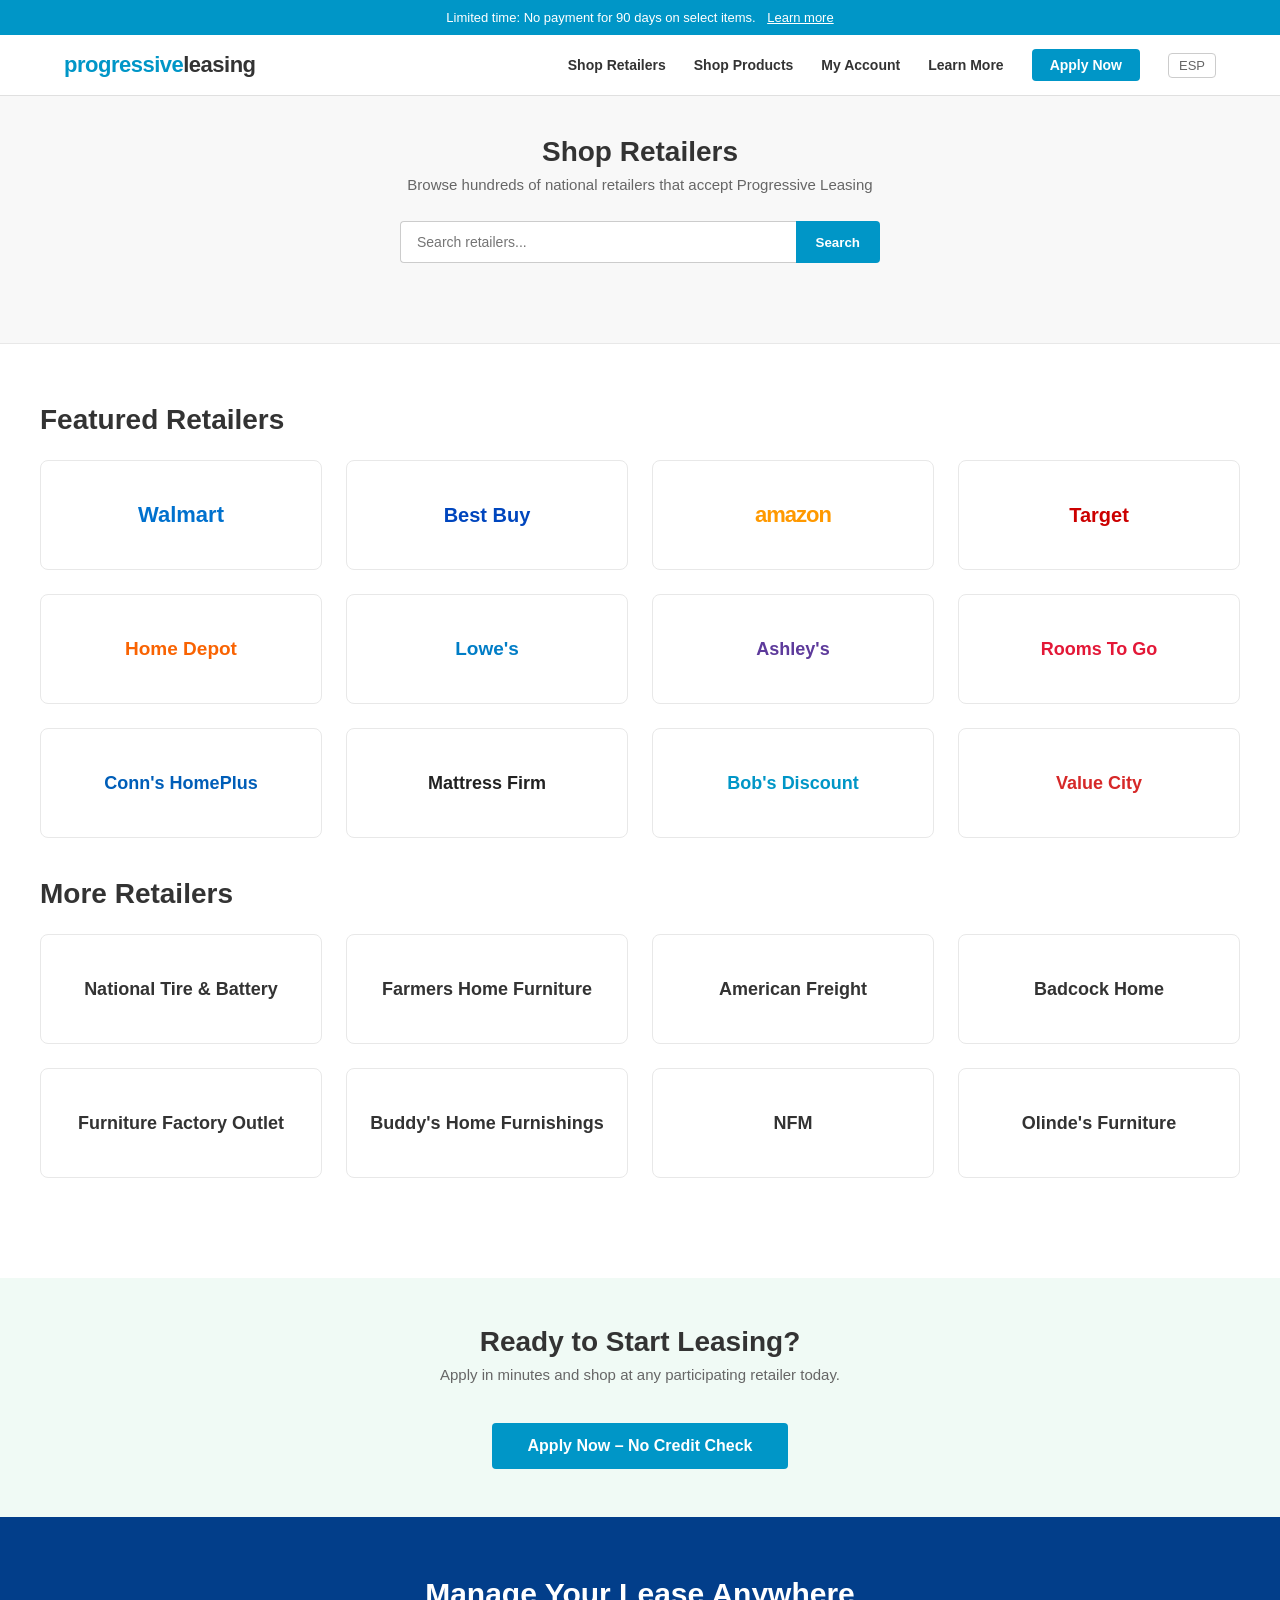
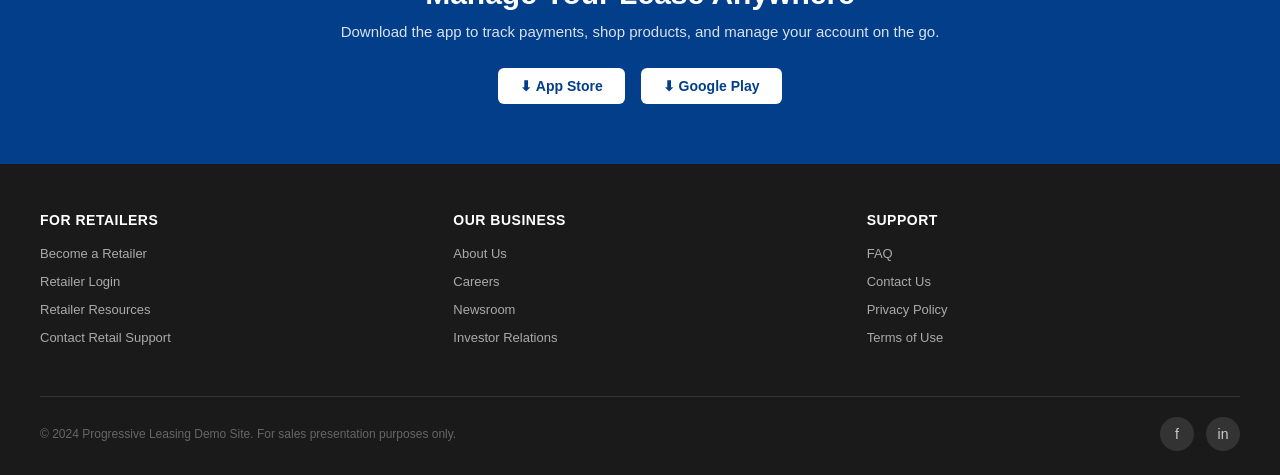
<file: retailers.html>
<!DOCTYPE html>
<html lang="en">
<head>
  <meta charset="UTF-8">
  <meta name="viewport" content="width=device-width, initial-scale=1.0">
  <title>Shop Retailers – Progressive Leasing</title>
  <link rel="stylesheet" href="styles.css">
</head>
<body>

  <!-- PROMO BANNER -->
  <div class="promo-banner">
    Limited time: No payment for 90 days on select items. <a href="#">Learn more</a>
  </div>

  <!-- HEADER -->
  <header>
    <div class="header-inner">
      <a href="index.html" class="logo">progressive<span>leasing</span></a>
      <nav>
        <a href="retailers.html">Shop Retailers</a>
        <a href="#">Shop Products</a>
        <a href="#">My Account</a>
        <a href="#">Learn More</a>
        <a href="#" class="nav-cta">Apply Now</a>
        <span class="lang-toggle">ESP</span>
      </nav>
    </div>
  </header>

  <!-- PAGE HERO -->
  <section style="background:#f8f8f8; padding:40px 24px; text-align:center; border-bottom:1px solid #e8e8e8;">
    <div class="section-inner">
      <h1 class="section-title" style="margin-bottom:8px;">Shop Retailers</h1>
      <p class="section-subtitle" style="margin-bottom:28px;">Browse hundreds of national retailers that accept Progressive Leasing</p>
      <div class="search-bar">
        <input type="text" placeholder="Search retailers...">
        <button>Search</button>
      </div>
    </div>
  </section>

  <!-- RETAILERS GRID -->
  <section>
    <div class="section-inner">
      <h2 class="section-title" style="text-align:left; margin-bottom:24px;">Featured Retailers</h2>
      <div class="retailers-grid">

        <div class="retailer-logo-card">
          <span style="color:#0071ce; font-size:22px; font-weight:800;">Walmart</span>
        </div>
        <div class="retailer-logo-card">
          <span style="color:#0046be; font-size:20px; font-weight:800;">Best Buy</span>
        </div>
        <div class="retailer-logo-card">
          <span style="color:#f90; font-size:22px; font-weight:800; letter-spacing:-1px;">amazon</span>
        </div>
        <div class="retailer-logo-card">
          <span style="color:#cc0000; font-size:20px; font-weight:800;">Target</span>
        </div>
        <div class="retailer-logo-card">
          <span style="color:#f96302; font-size:19px; font-weight:800;">Home Depot</span>
        </div>
        <div class="retailer-logo-card">
          <span style="color:#007dc6; font-size:19px; font-weight:800;">Lowe's</span>
        </div>
        <div class="retailer-logo-card">
          <span style="color:#5d3a9b; font-size:18px; font-weight:800;">Ashley's</span>
        </div>
        <div class="retailer-logo-card">
          <span style="color:#e31837; font-size:18px; font-weight:800;">Rooms To Go</span>
        </div>
        <div class="retailer-logo-card">
          <span style="color:#005eb8; font-size:18px; font-weight:800;">Conn's HomePlus</span>
        </div>
        <div class="retailer-logo-card">
          <span style="color:#222; font-size:18px; font-weight:800;">Mattress Firm</span>
        </div>
        <div class="retailer-logo-card">
          <span style="color:#0096c7; font-size:18px; font-weight:800;">Bob's Discount</span>
        </div>
        <div class="retailer-logo-card">
          <span style="color:#d62828; font-size:18px; font-weight:800;">Value City</span>
        </div>
      </div>

      <h2 class="section-title" style="text-align:left; margin-bottom:24px; margin-top:20px;">More Retailers</h2>
      <div class="retailers-grid">
        <div class="retailer-logo-card"><span>National Tire & Battery</span></div>
        <div class="retailer-logo-card"><span>Farmers Home Furniture</span></div>
        <div class="retailer-logo-card"><span>American Freight</span></div>
        <div class="retailer-logo-card"><span>Badcock Home</span></div>
        <div class="retailer-logo-card"><span>Furniture Factory Outlet</span></div>
        <div class="retailer-logo-card"><span>Buddy's Home Furnishings</span></div>
        <div class="retailer-logo-card"><span>NFM</span></div>
        <div class="retailer-logo-card"><span>Olinde's Furniture</span></div>
      </div>
    </div>
  </section>

  <!-- HOW IT WORKS CALLOUT -->
  <section style="background:#f0faf5; padding:48px 24px;">
    <div class="section-inner" style="text-align:center;">
      <h2 class="section-title">Ready to Start Leasing?</h2>
      <p class="section-subtitle">Apply in minutes and shop at any participating retailer today.</p>
      <a href="#" class="btn-green" style="font-size:16px; padding:14px 36px;">Apply Now – No Credit Check</a>
    </div>
  </section>

  <!-- APP PROMO -->
  <section class="app-promo">
    <div class="section-inner">
      <h2>Manage Your Lease Anywhere</h2>
      <p>Download the app to track payments, shop products, and manage your account on the go.</p>
      <div class="app-buttons">
        <a href="#" class="app-btn">&#x2B07; App Store</a>
        <a href="#" class="app-btn">&#x2B07; Google Play</a>
      </div>
    </div>
  </section>

  <!-- FOOTER -->
  <footer>
    <div class="footer-inner">
      <div class="footer-grid">
        <div class="footer-col">
          <h4>For Retailers</h4>
          <ul>
            <li><a href="#">Become a Retailer</a></li>
            <li><a href="#">Retailer Login</a></li>
            <li><a href="#">Retailer Resources</a></li>
            <li><a href="#">Contact Retail Support</a></li>
          </ul>
        </div>
        <div class="footer-col">
          <h4>Our Business</h4>
          <ul>
            <li><a href="#">About Us</a></li>
            <li><a href="#">Careers</a></li>
            <li><a href="#">Newsroom</a></li>
            <li><a href="#">Investor Relations</a></li>
          </ul>
        </div>
        <div class="footer-col">
          <h4>Support</h4>
          <ul>
            <li><a href="#">FAQ</a></li>
            <li><a href="#">Contact Us</a></li>
            <li><a href="#">Privacy Policy</a></li>
            <li><a href="#">Terms of Use</a></li>
          </ul>
        </div>
      </div>
      <div class="footer-bottom">
        <p>&copy; 2024 Progressive Leasing Demo Site. For sales presentation purposes only.</p>
        <div class="social-links">
          <a href="#">f</a>
          <a href="#">in</a>
        </div>
      </div>
    </div>
  </footer>

</body>
</html>
</file>
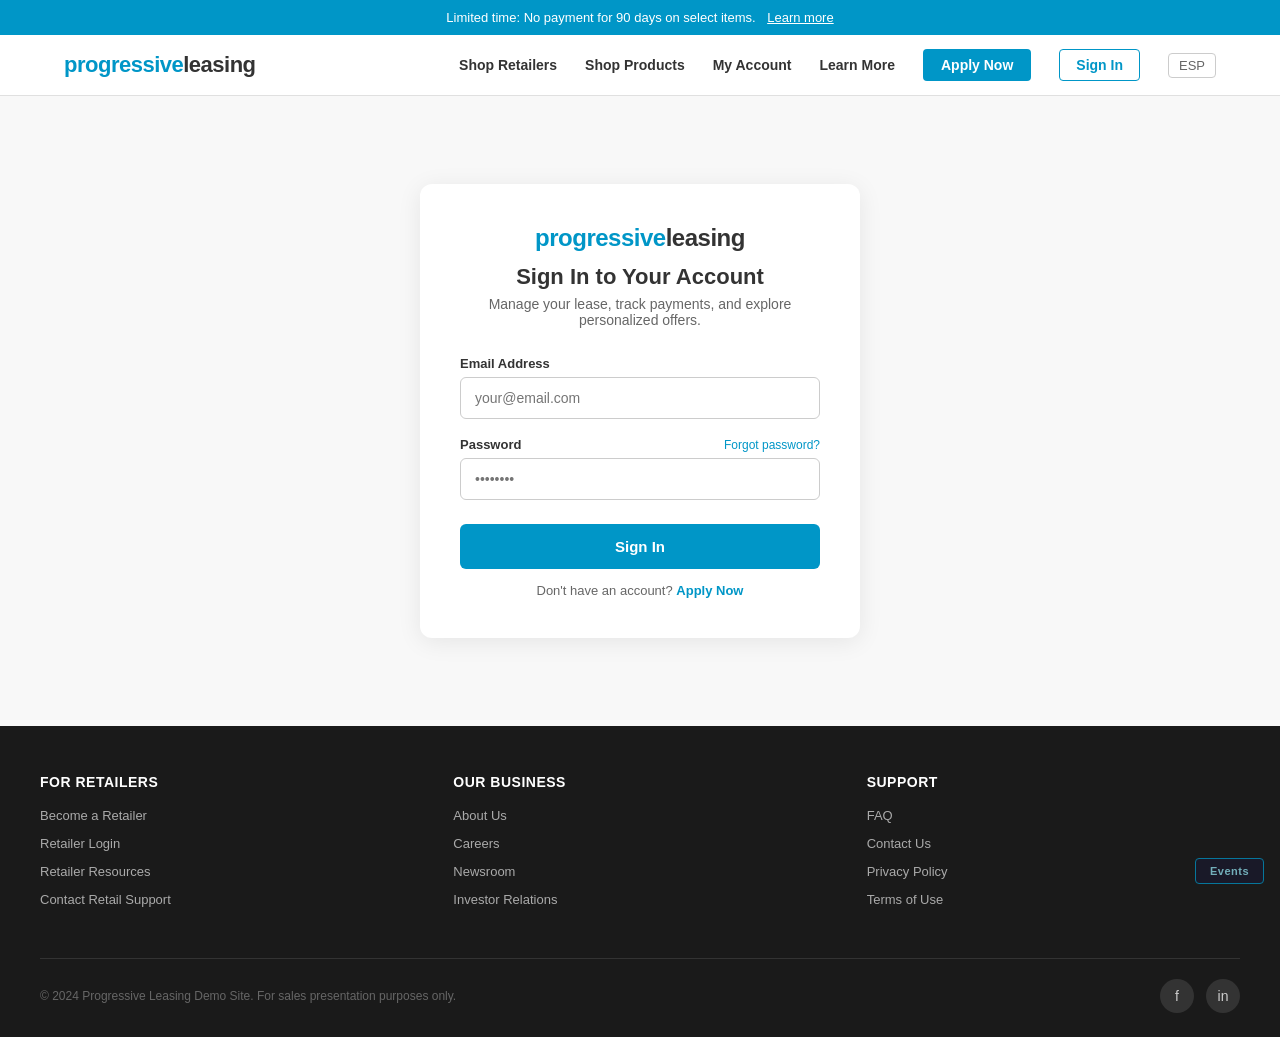
<file: v2/login.html>
<!DOCTYPE html>
<html lang="en">
<head>
  <meta charset="UTF-8">
  <meta name="viewport" content="width=device-width, initial-scale=1.0">
  <title>Sign In – Progressive Leasing</title>
  <link rel="stylesheet" href="styles.css">
  <script src="tracker.js" defer></script>
</head>
<body data-amp-page="Login">

  <!-- PROMO BANNER -->
  <div class="promo-banner">
    Limited time: No payment for 90 days on select items. <a href="#">Learn more</a>
  </div>

  <!-- HEADER -->
  <header>
    <div class="header-inner">
      <a href="index.html" class="logo">progressive<span>leasing</span></a>
      <nav>
        <a href="retailers.html">Shop Retailers</a>
        <a href="#">Shop Products</a>
        <a href="login.html">My Account</a>
        <a href="#">Learn More</a>
        <a href="#" class="nav-cta">Apply Now</a>
        <button id="amp-nav-login-btn" onclick="AmpTracker.showLoginModal()" style="background:none;border:1px solid #0096c7;color:#0096c7;padding:7px 16px;border-radius:4px;font-size:14px;font-weight:600;cursor:pointer;">Sign In</button>
        <span class="lang-toggle">ESP</span>
      </nav>
    </div>
  </header>

  <!-- LOGIN FORM -->
  <section style="min-height:70vh; display:flex; align-items:center; justify-content:center; background:#f8f8f8; padding:48px 24px;">
    <div style="background:#fff; border-radius:12px; box-shadow:0 4px 24px rgba(0,0,0,0.08); padding:40px; width:100%; max-width:440px;">

      <div style="text-align:center; margin-bottom:28px;">
        <div class="logo" style="font-size:24px; margin-bottom:12px;">progressive<span>leasing</span></div>
        <h1 style="font-size:22px; font-weight:700; margin-bottom:6px;">Sign In to Your Account</h1>
        <p style="font-size:14px; color:#666;">Manage your lease, track payments, and explore personalized offers.</p>
      </div>

      <form id="login-form" onsubmit="handleLogin(event)" novalidate>

        <div style="margin-bottom:18px;">
          <label for="login-email" style="display:block; font-size:13px; font-weight:600; color:#333; margin-bottom:6px;">Email Address</label>
          <input
            id="login-email"
            type="email"
            placeholder="your@email.com"
            autocomplete="email"
            style="width:100%; padding:12px 14px; border:1px solid #ccc; border-radius:6px; font-size:14px; box-sizing:border-box; outline:none; transition:border-color 0.2s;"
            onfocus="this.style.borderColor='#0096c7'"
            onblur="this.style.borderColor='#ccc'"
          >
          <p id="email-error" style="display:none; color:#e63946; font-size:12px; margin-top:5px;">Please enter a valid email address.</p>
        </div>

        <div style="margin-bottom:24px;">
          <div style="display:flex; justify-content:space-between; align-items:center; margin-bottom:6px;">
            <label for="login-password" style="font-size:13px; font-weight:600; color:#333;">Password</label>
            <a href="#" style="font-size:12px; color:#0096c7;">Forgot password?</a>
          </div>
          <input
            id="login-password"
            type="password"
            placeholder="••••••••"
            autocomplete="current-password"
            style="width:100%; padding:12px 14px; border:1px solid #ccc; border-radius:6px; font-size:14px; box-sizing:border-box; outline:none; transition:border-color 0.2s;"
            onfocus="this.style.borderColor='#0096c7'"
            onblur="this.style.borderColor='#ccc'"
          >
        </div>

        <button
          type="submit"
          style="width:100%; background:#0096c7; color:#fff; border:none; padding:14px; border-radius:6px; font-size:15px; font-weight:700; cursor:pointer; transition:background 0.2s; margin-bottom:14px;"
          onmouseover="this.style.background='#0077a8'"
          onmouseout="this.style.background='#0096c7'"
        >Sign In</button>

        <p style="text-align:center; font-size:13px; color:#666;">
          Don't have an account? <a href="#" style="color:#0096c7; font-weight:600;">Apply Now</a>
        </p>

      </form>

    </div>
  </section>

  <!-- FOOTER -->
  <footer>
    <div class="footer-inner">
      <div class="footer-grid">
        <div class="footer-col">
          <h4>For Retailers</h4>
          <ul>
            <li><a href="#">Become a Retailer</a></li>
            <li><a href="#">Retailer Login</a></li>
            <li><a href="#">Retailer Resources</a></li>
            <li><a href="#">Contact Retail Support</a></li>
          </ul>
        </div>
        <div class="footer-col">
          <h4>Our Business</h4>
          <ul>
            <li><a href="#">About Us</a></li>
            <li><a href="#">Careers</a></li>
            <li><a href="#">Newsroom</a></li>
            <li><a href="#">Investor Relations</a></li>
          </ul>
        </div>
        <div class="footer-col">
          <h4>Support</h4>
          <ul>
            <li><a href="#">FAQ</a></li>
            <li><a href="#">Contact Us</a></li>
            <li><a href="#">Privacy Policy</a></li>
            <li><a href="#">Terms of Use</a></li>
          </ul>
        </div>
      </div>
      <div class="footer-bottom">
        <p>&copy; 2024 Progressive Leasing Demo Site. For sales presentation purposes only.</p>
        <div class="social-links">
          <a href="#">f</a>
          <a href="#">in</a>
        </div>
      </div>
    </div>
  </footer>

  <!-- AMPERITY DEBUG PANEL -->
  <div id="amp-debug-panel" style="display:none;position:fixed;bottom:0;left:0;right:0;background:#1a1a2e;border-top:2px solid #0096c7;padding:12px 24px;max-height:220px;overflow-y:auto;z-index:9998;font-family:monospace;"></div>

  <script>
    function handleLogin(e) {
      e.preventDefault();
      var email = document.getElementById('login-email').value.trim();
      var emailError = document.getElementById('email-error');

      if (!email || !email.includes('@')) {
        emailError.style.display = 'block';
        document.getElementById('login-email').style.borderColor = '#e63946';
        return;
      }

      emailError.style.display = 'none';
      localStorage.setItem('pl_email', email);
      AmpTracker.trackAppOpen();
      window.location.href = 'index.html';
    }
  </script>

</body>
</html>
</file>
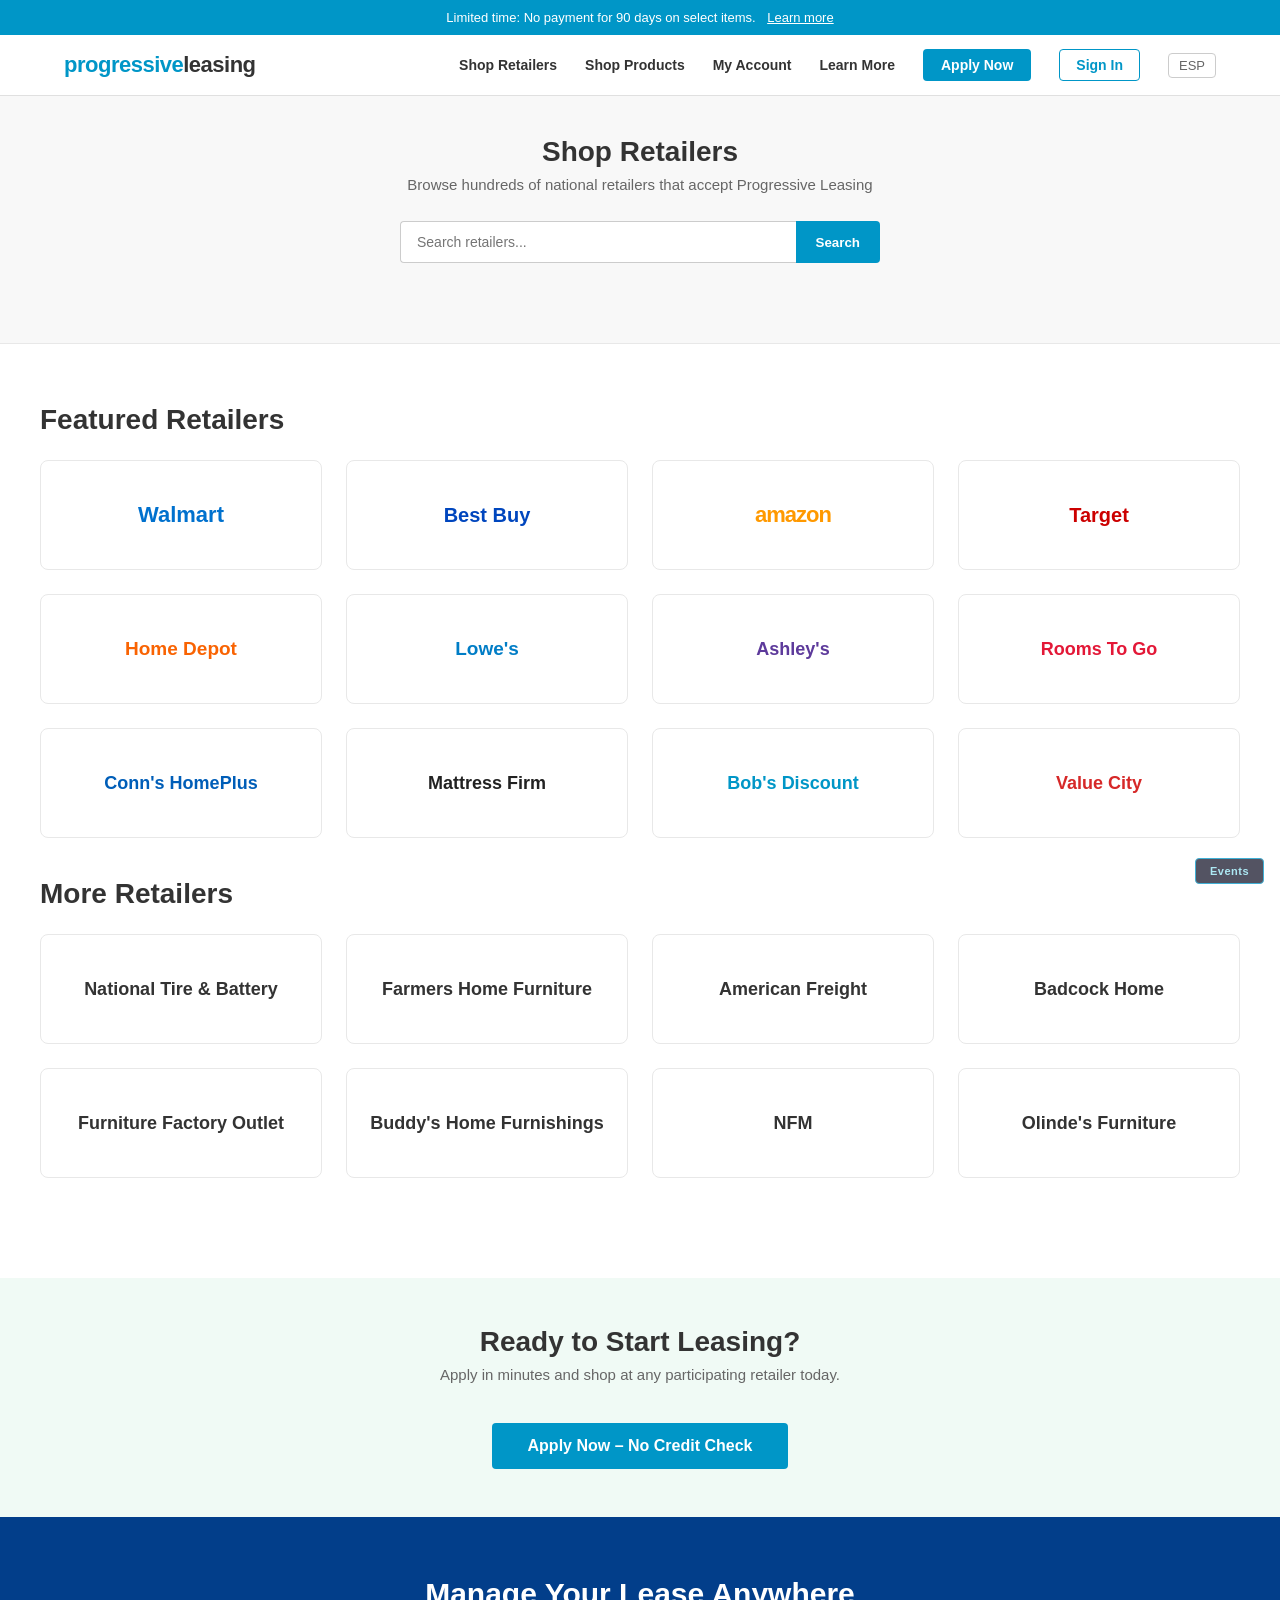
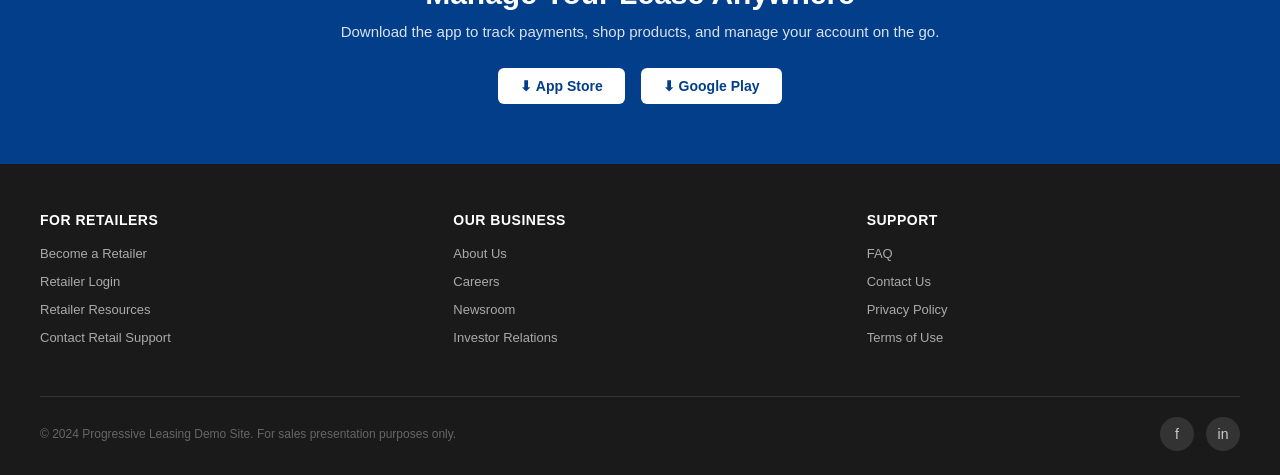
<file: v2/retailers.html>
<!DOCTYPE html>
<html lang="en">
<head>
  <meta charset="UTF-8">
  <meta name="viewport" content="width=device-width, initial-scale=1.0">
  <title>Shop Retailers – Progressive Leasing</title>
  <link rel="stylesheet" href="styles.css">
  <script src="tracker.js" defer></script>
</head>
<body data-amp-page="Shop Retailers">

  <!-- PROMO BANNER -->
  <div class="promo-banner">
    Limited time: No payment for 90 days on select items. <a href="#">Learn more</a>
  </div>

  <!-- HEADER -->
  <header>
    <div class="header-inner">
      <a href="index.html" class="logo">progressive<span>leasing</span></a>
      <nav>
        <a href="retailers.html">Shop Retailers</a>
        <a href="#">Shop Products</a>
        <a href="login.html">My Account</a>
        <a href="#">Learn More</a>
        <a href="#" class="nav-cta">Apply Now</a>
        <button id="amp-nav-login-btn" onclick="AmpTracker.showLoginModal()" style="background:none;border:1px solid #0096c7;color:#0096c7;padding:7px 16px;border-radius:4px;font-size:14px;font-weight:600;cursor:pointer;">Sign In</button>
        <span class="lang-toggle">ESP</span>
      </nav>
    </div>
  </header>

  <!-- PAGE HERO -->
  <section style="background:#f8f8f8; padding:40px 24px; text-align:center; border-bottom:1px solid #e8e8e8;">
    <div class="section-inner">
      <h1 class="section-title" style="margin-bottom:8px;">Shop Retailers</h1>
      <p class="section-subtitle" style="margin-bottom:28px;">Browse hundreds of national retailers that accept Progressive Leasing</p>
      <div class="search-bar">
        <input type="text" placeholder="Search retailers...">
        <button>Search</button>
      </div>
    </div>
  </section>

  <!-- RETAILERS GRID -->
  <section>
    <div class="section-inner">
      <h2 class="section-title" style="text-align:left; margin-bottom:24px;">Featured Retailers</h2>
      <div class="retailers-grid">

        <div class="retailer-logo-card">
          <span style="color:#0071ce; font-size:22px; font-weight:800;">Walmart</span>
        </div>
        <div class="retailer-logo-card">
          <span style="color:#0046be; font-size:20px; font-weight:800;">Best Buy</span>
        </div>
        <div class="retailer-logo-card">
          <span style="color:#f90; font-size:22px; font-weight:800; letter-spacing:-1px;">amazon</span>
        </div>
        <div class="retailer-logo-card">
          <span style="color:#cc0000; font-size:20px; font-weight:800;">Target</span>
        </div>
        <div class="retailer-logo-card">
          <span style="color:#f96302; font-size:19px; font-weight:800;">Home Depot</span>
        </div>
        <div class="retailer-logo-card">
          <span style="color:#007dc6; font-size:19px; font-weight:800;">Lowe's</span>
        </div>
        <div class="retailer-logo-card">
          <span style="color:#5d3a9b; font-size:18px; font-weight:800;">Ashley's</span>
        </div>
        <div class="retailer-logo-card">
          <span style="color:#e31837; font-size:18px; font-weight:800;">Rooms To Go</span>
        </div>
        <div class="retailer-logo-card">
          <span style="color:#005eb8; font-size:18px; font-weight:800;">Conn's HomePlus</span>
        </div>
        <div class="retailer-logo-card">
          <span style="color:#222; font-size:18px; font-weight:800;">Mattress Firm</span>
        </div>
        <div class="retailer-logo-card">
          <span style="color:#0096c7; font-size:18px; font-weight:800;">Bob's Discount</span>
        </div>
        <div class="retailer-logo-card">
          <span style="color:#d62828; font-size:18px; font-weight:800;">Value City</span>
        </div>
      </div>

      <h2 class="section-title" style="text-align:left; margin-bottom:24px; margin-top:20px;">More Retailers</h2>
      <div class="retailers-grid">
        <div class="retailer-logo-card"><span>National Tire & Battery</span></div>
        <div class="retailer-logo-card"><span>Farmers Home Furniture</span></div>
        <div class="retailer-logo-card"><span>American Freight</span></div>
        <div class="retailer-logo-card"><span>Badcock Home</span></div>
        <div class="retailer-logo-card"><span>Furniture Factory Outlet</span></div>
        <div class="retailer-logo-card"><span>Buddy's Home Furnishings</span></div>
        <div class="retailer-logo-card"><span>NFM</span></div>
        <div class="retailer-logo-card"><span>Olinde's Furniture</span></div>
      </div>
    </div>
  </section>

  <!-- HOW IT WORKS CALLOUT -->
  <section style="background:#f0faf5; padding:48px 24px;">
    <div class="section-inner" style="text-align:center;">
      <h2 class="section-title">Ready to Start Leasing?</h2>
      <p class="section-subtitle">Apply in minutes and shop at any participating retailer today.</p>
      <a href="#" class="btn-green" style="font-size:16px; padding:14px 36px;">Apply Now – No Credit Check</a>
    </div>
  </section>

  <!-- APP PROMO -->
  <section class="app-promo">
    <div class="section-inner">
      <h2>Manage Your Lease Anywhere</h2>
      <p>Download the app to track payments, shop products, and manage your account on the go.</p>
      <div class="app-buttons">
        <a href="#" class="app-btn">&#x2B07; App Store</a>
        <a href="#" class="app-btn">&#x2B07; Google Play</a>
      </div>
    </div>
  </section>

  <!-- FOOTER -->
  <footer>
    <div class="footer-inner">
      <div class="footer-grid">
        <div class="footer-col">
          <h4>For Retailers</h4>
          <ul>
            <li><a href="#">Become a Retailer</a></li>
            <li><a href="#">Retailer Login</a></li>
            <li><a href="#">Retailer Resources</a></li>
            <li><a href="#">Contact Retail Support</a></li>
          </ul>
        </div>
        <div class="footer-col">
          <h4>Our Business</h4>
          <ul>
            <li><a href="#">About Us</a></li>
            <li><a href="#">Careers</a></li>
            <li><a href="#">Newsroom</a></li>
            <li><a href="#">Investor Relations</a></li>
          </ul>
        </div>
        <div class="footer-col">
          <h4>Support</h4>
          <ul>
            <li><a href="#">FAQ</a></li>
            <li><a href="#">Contact Us</a></li>
            <li><a href="#">Privacy Policy</a></li>
            <li><a href="#">Terms of Use</a></li>
          </ul>
        </div>
      </div>
      <div class="footer-bottom">
        <p>&copy; 2024 Progressive Leasing Demo Site. For sales presentation purposes only.</p>
        <div class="social-links">
          <a href="#">f</a>
          <a href="#">in</a>
        </div>
      </div>
    </div>
  </footer>

  <!-- AMPERITY DEBUG PANEL -->
  <div id="amp-debug-panel" style="display:none;position:fixed;bottom:0;left:0;right:0;background:#1a1a2e;border-top:2px solid #0096c7;padding:12px 24px;max-height:220px;overflow-y:auto;z-index:9998;font-family:monospace;"></div>

</body>
</html>
</file>
<file: styles.css>
* {
  box-sizing: border-box;
  margin: 0;
  padding: 0;
}

body {
  font-family: 'Helvetica Neue', Arial, sans-serif;
  color: #333;
  background: #fff;
}

a {
  text-decoration: none;
  color: inherit;
}

/* ── HEADER ── */
header {
  background: #fff;
  border-bottom: 1px solid #e0e0e0;
  position: sticky;
  top: 0;
  z-index: 100;
}

.header-inner {
  max-width: 1200px;
  margin: 0 auto;
  display: flex;
  align-items: center;
  justify-content: space-between;
  padding: 14px 24px;
}

.logo {
  font-size: 22px;
  font-weight: 800;
  color: #0096c7;
  letter-spacing: -0.5px;
}

.logo span {
  color: #333;
}

nav {
  display: flex;
  gap: 28px;
  align-items: center;
}

nav a {
  font-size: 14px;
  font-weight: 600;
  color: #333;
  transition: color 0.2s;
}

nav a:hover {
  color: #0096c7;
}

.nav-cta {
  background: #0096c7;
  color: #fff !important;
  padding: 8px 18px;
  border-radius: 4px;
  font-size: 14px;
  font-weight: 600;
}

.nav-cta:hover {
  background: #0077a8 !important;
  color: #fff !important;
}

.lang-toggle {
  font-size: 13px;
  color: #666;
  cursor: pointer;
  border: 1px solid #ccc;
  padding: 4px 10px;
  border-radius: 4px;
}

/* ── PROMO BANNER ── */
.promo-banner {
  background: #0096c7;
  color: #fff;
  text-align: center;
  padding: 10px;
  font-size: 13px;
  font-weight: 500;
}

.promo-banner a {
  color: #fff;
  text-decoration: underline;
  margin-left: 8px;
}

/* ── HERO ── */
.hero {
  background: linear-gradient(135deg, #023e8a 0%, #0096c7 100%);
  color: #fff;
  padding: 80px 24px;
  text-align: center;
}

.hero h1 {
  font-size: 44px;
  font-weight: 800;
  margin-bottom: 16px;
  line-height: 1.2;
}

.hero p {
  font-size: 18px;
  margin-bottom: 32px;
  opacity: 0.9;
  max-width: 560px;
  margin-left: auto;
  margin-right: auto;
}

.btn-primary {
  display: inline-block;
  background: #fff;
  color: #0096c7;
  padding: 14px 32px;
  border-radius: 4px;
  font-weight: 700;
  font-size: 15px;
  transition: background 0.2s;
}

.btn-primary:hover {
  background: #f0f0f0;
}

.btn-green {
  display: inline-block;
  background: #0096c7;
  color: #fff;
  padding: 12px 28px;
  border-radius: 4px;
  font-weight: 700;
  font-size: 14px;
  transition: background 0.2s;
}

.btn-green:hover {
  background: #0077a8;
}

.btn-outline {
  display: inline-block;
  border: 2px solid #0096c7;
  color: #0096c7;
  padding: 10px 24px;
  border-radius: 4px;
  font-weight: 600;
  font-size: 14px;
  transition: all 0.2s;
}

.btn-outline:hover {
  background: #0096c7;
  color: #fff;
}

/* ── SECTION SHARED ── */
section {
  padding: 60px 24px;
}

.section-inner {
  max-width: 1200px;
  margin: 0 auto;
}

.section-title {
  font-size: 28px;
  font-weight: 700;
  margin-bottom: 8px;
  text-align: center;
}

.section-subtitle {
  font-size: 15px;
  color: #666;
  text-align: center;
  margin-bottom: 40px;
}

/* ── FEATURED RETAILERS ── */
.retailers-section {
  background: #f8f8f8;
}

.retailer-cards {
  display: grid;
  grid-template-columns: repeat(3, 1fr);
  gap: 20px;
}

.retailer-card {
  background: #fff;
  border-radius: 8px;
  overflow: hidden;
  box-shadow: 0 2px 8px rgba(0,0,0,0.08);
  transition: transform 0.2s, box-shadow 0.2s;
}

.retailer-card:hover {
  transform: translateY(-3px);
  box-shadow: 0 6px 18px rgba(0,0,0,0.12);
}

.retailer-card img {
  width: 100%;
  height: 160px;
  object-fit: cover;
}

.retailer-card-body {
  padding: 16px;
}

.retailer-card-body h3 {
  font-size: 16px;
  font-weight: 700;
  margin-bottom: 6px;
}

.retailer-card-body p {
  font-size: 13px;
  color: #666;
  margin-bottom: 12px;
}

/* ── PRODUCT GRID ── */
.product-grid {
  display: grid;
  grid-template-columns: repeat(4, 1fr);
  gap: 20px;
}

.product-card {
  border: 1px solid #e8e8e8;
  border-radius: 8px;
  overflow: hidden;
  transition: box-shadow 0.2s;
}

.product-card:hover {
  box-shadow: 0 4px 16px rgba(0,0,0,0.1);
}

.product-card img {
  width: 100%;
  height: 180px;
  object-fit: contain;
  padding: 12px;
  background: #fafafa;
}

.product-card-body {
  padding: 12px;
}

.product-card-body .retailer-badge {
  font-size: 11px;
  color: #fff;
  background: #0071ce;
  padding: 2px 8px;
  border-radius: 3px;
  display: inline-block;
  margin-bottom: 6px;
}

.product-card-body h4 {
  font-size: 13px;
  font-weight: 600;
  margin-bottom: 6px;
  line-height: 1.4;
}

.product-card-body .price {
  font-size: 15px;
  font-weight: 700;
  color: #0096c7;
}

.product-card-body .original-price {
  font-size: 12px;
  color: #999;
  text-decoration: line-through;
  margin-left: 6px;
}

/* ── HOW IT WORKS ── */
.how-it-works {
  background: #f8f8f8;
}

.steps {
  display: grid;
  grid-template-columns: repeat(4, 1fr);
  gap: 24px;
  text-align: center;
}

.step-icon {
  width: 64px;
  height: 64px;
  background: #0096c7;
  border-radius: 50%;
  display: flex;
  align-items: center;
  justify-content: center;
  margin: 0 auto 16px;
  font-size: 24px;
  color: #fff;
  font-weight: 700;
}

.step h3 {
  font-size: 15px;
  font-weight: 700;
  margin-bottom: 8px;
}

.step p {
  font-size: 13px;
  color: #666;
  line-height: 1.6;
}

/* ── CATEGORY TILES ── */
.categories {
  display: grid;
  grid-template-columns: repeat(4, 1fr);
  gap: 16px;
}

.category-tile {
  border-radius: 8px;
  overflow: hidden;
  position: relative;
  cursor: pointer;
  height: 120px;
  display: flex;
  align-items: center;
  justify-content: center;
}

.category-tile img {
  width: 100%;
  height: 100%;
  object-fit: cover;
  position: absolute;
  top: 0;
  left: 0;
}

.category-tile .overlay {
  position: relative;
  z-index: 2;
  color: #fff;
  font-weight: 700;
  font-size: 14px;
  text-shadow: 0 1px 4px rgba(0,0,0,0.6);
  background: rgba(0,0,0,0.3);
  width: 100%;
  height: 100%;
  display: flex;
  align-items: center;
  justify-content: center;
}

/* ── APP PROMO ── */
.app-promo {
  background: #023e8a;
  color: #fff;
  text-align: center;
}

.app-promo h2 {
  font-size: 30px;
  font-weight: 700;
  margin-bottom: 12px;
}

.app-promo p {
  font-size: 15px;
  opacity: 0.85;
  margin-bottom: 28px;
}

.app-buttons {
  display: flex;
  gap: 16px;
  justify-content: center;
  flex-wrap: wrap;
}

.app-btn {
  background: #fff;
  color: #023e8a;
  padding: 10px 22px;
  border-radius: 6px;
  font-weight: 700;
  font-size: 14px;
  display: flex;
  align-items: center;
  gap: 8px;
}

/* ── RETAILERS PAGE ── */
.retailers-grid {
  display: grid;
  grid-template-columns: repeat(4, 1fr);
  gap: 24px;
  margin-bottom: 40px;
}

.retailer-logo-card {
  border: 1px solid #e8e8e8;
  border-radius: 8px;
  padding: 28px 16px;
  display: flex;
  align-items: center;
  justify-content: center;
  background: #fff;
  transition: box-shadow 0.2s;
  min-height: 110px;
}

.retailer-logo-card:hover {
  box-shadow: 0 4px 16px rgba(0,0,0,0.1);
}

.retailer-logo-card span {
  font-size: 18px;
  font-weight: 700;
  color: #333;
}

.search-bar {
  display: flex;
  max-width: 480px;
  margin: 0 auto 40px;
}

.search-bar input {
  flex: 1;
  padding: 12px 16px;
  border: 1px solid #ccc;
  border-right: none;
  border-radius: 4px 0 0 4px;
  font-size: 14px;
  outline: none;
}

.search-bar button {
  background: #0096c7;
  color: #fff;
  border: none;
  padding: 12px 20px;
  border-radius: 0 4px 4px 0;
  cursor: pointer;
  font-weight: 600;
}

/* ── PRODUCT DETAIL PAGE ── */
.product-detail {
  padding: 40px 24px;
}

.product-detail-inner {
  max-width: 1200px;
  margin: 0 auto;
  display: grid;
  grid-template-columns: 1fr 1fr;
  gap: 48px;
  align-items: start;
}

.product-images {
  display: flex;
  flex-direction: column;
  gap: 12px;
}

.product-main-image {
  border: 1px solid #e8e8e8;
  border-radius: 8px;
  overflow: hidden;
  background: #fafafa;
  display: flex;
  align-items: center;
  justify-content: center;
  padding: 24px;
  min-height: 380px;
}

.product-main-image img {
  max-width: 100%;
  max-height: 340px;
  object-fit: contain;
}

.product-thumbs {
  display: flex;
  gap: 10px;
}

.product-thumbs img {
  width: 72px;
  height: 72px;
  object-fit: contain;
  border: 1px solid #e8e8e8;
  border-radius: 6px;
  padding: 4px;
  cursor: pointer;
}

.product-thumbs img:hover {
  border-color: #0096c7;
}

.product-info h1 {
  font-size: 24px;
  font-weight: 700;
  margin-bottom: 8px;
  line-height: 1.3;
}

.product-info .brand {
  font-size: 14px;
  color: #666;
  margin-bottom: 16px;
}

.availability-badge {
  display: inline-block;
  background: #0071ce;
  color: #fff;
  padding: 4px 12px;
  border-radius: 4px;
  font-size: 13px;
  font-weight: 600;
  margin-bottom: 20px;
}

.product-pricing {
  margin-bottom: 24px;
}

.product-pricing .lease-label {
  font-size: 13px;
  color: #666;
  margin-bottom: 4px;
}

.product-pricing .lease-amount {
  font-size: 36px;
  font-weight: 800;
  color: #0096c7;
}

.product-pricing .lease-period {
  font-size: 14px;
  color: #666;
  margin-left: 4px;
}

.product-pricing .retail-price {
  font-size: 14px;
  color: #999;
  margin-top: 4px;
}

.product-pricing .retail-price span {
  text-decoration: line-through;
}

.lease-cta {
  width: 100%;
  background: #0096c7;
  color: #fff;
  border: none;
  padding: 16px;
  border-radius: 6px;
  font-size: 16px;
  font-weight: 700;
  cursor: pointer;
  margin-bottom: 12px;
  transition: background 0.2s;
}

.lease-cta:hover {
  background: #0077a8;
}

.product-features {
  margin-top: 28px;
  border-top: 1px solid #e8e8e8;
  padding-top: 20px;
}

.product-features h3 {
  font-size: 16px;
  font-weight: 700;
  margin-bottom: 12px;
}

.product-features ul {
  list-style: none;
  padding: 0;
}

.product-features ul li {
  font-size: 14px;
  color: #555;
  padding: 6px 0;
  border-bottom: 1px solid #f0f0f0;
  display: flex;
  gap: 8px;
}

.product-features ul li::before {
  content: "✓";
  color: #0096c7;
  font-weight: 700;
}

/* ── RELATED PRODUCTS ── */
.related-products {
  background: #f8f8f8;
  padding: 40px 24px;
}

.related-scroll {
  display: flex;
  gap: 16px;
  overflow-x: auto;
  padding-bottom: 12px;
}

.related-scroll::-webkit-scrollbar {
  height: 4px;
}

.related-scroll::-webkit-scrollbar-thumb {
  background: #ccc;
  border-radius: 4px;
}

/* ── FOOTER ── */
footer {
  background: #1a1a1a;
  color: #ccc;
  padding: 48px 24px 24px;
}

.footer-inner {
  max-width: 1200px;
  margin: 0 auto;
}

.footer-grid {
  display: grid;
  grid-template-columns: repeat(3, 1fr);
  gap: 40px;
  margin-bottom: 40px;
}

.footer-col h4 {
  font-size: 14px;
  font-weight: 700;
  color: #fff;
  margin-bottom: 16px;
  text-transform: uppercase;
  letter-spacing: 0.5px;
}

.footer-col ul {
  list-style: none;
}

.footer-col ul li {
  margin-bottom: 10px;
}

.footer-col ul li a {
  font-size: 13px;
  color: #aaa;
  transition: color 0.2s;
}

.footer-col ul li a:hover {
  color: #fff;
}

.footer-bottom {
  border-top: 1px solid #333;
  padding-top: 20px;
  display: flex;
  justify-content: space-between;
  align-items: center;
  flex-wrap: wrap;
  gap: 12px;
}

.footer-bottom p {
  font-size: 12px;
  color: #666;
}

.social-links {
  display: flex;
  gap: 12px;
}

.social-links a {
  width: 34px;
  height: 34px;
  background: #333;
  border-radius: 50%;
  display: flex;
  align-items: center;
  justify-content: center;
  font-size: 14px;
  color: #ccc;
  transition: background 0.2s;
}

.social-links a:hover {
  background: #0096c7;
  color: #fff;
}

/* ── RESPONSIVE ── */
@media (max-width: 768px) {
  .retailer-cards,
  .product-grid,
  .steps,
  .categories,
  .retailers-grid {
    grid-template-columns: repeat(2, 1fr);
  }

  .product-detail-inner {
    grid-template-columns: 1fr;
  }

  .footer-grid {
    grid-template-columns: 1fr;
  }

  .hero h1 {
    font-size: 28px;
  }

  nav {
    gap: 14px;
  }
}
</file>
<file: v2/styles.css>
* {
  box-sizing: border-box;
  margin: 0;
  padding: 0;
}

body {
  font-family: 'Helvetica Neue', Arial, sans-serif;
  color: #333;
  background: #fff;
}

a {
  text-decoration: none;
  color: inherit;
}

/* ── HEADER ── */
header {
  background: #fff;
  border-bottom: 1px solid #e0e0e0;
  position: sticky;
  top: 0;
  z-index: 100;
}

.header-inner {
  max-width: 1200px;
  margin: 0 auto;
  display: flex;
  align-items: center;
  justify-content: space-between;
  padding: 14px 24px;
}

.logo {
  font-size: 22px;
  font-weight: 800;
  color: #0096c7;
  letter-spacing: -0.5px;
}

.logo span {
  color: #333;
}

nav {
  display: flex;
  gap: 28px;
  align-items: center;
}

nav a {
  font-size: 14px;
  font-weight: 600;
  color: #333;
  transition: color 0.2s;
}

nav a:hover {
  color: #0096c7;
}

.nav-cta {
  background: #0096c7;
  color: #fff !important;
  padding: 8px 18px;
  border-radius: 4px;
  font-size: 14px;
  font-weight: 600;
}

.nav-cta:hover {
  background: #0077a8 !important;
  color: #fff !important;
}

.lang-toggle {
  font-size: 13px;
  color: #666;
  cursor: pointer;
  border: 1px solid #ccc;
  padding: 4px 10px;
  border-radius: 4px;
}

/* ── PROMO BANNER ── */
.promo-banner {
  background: #0096c7;
  color: #fff;
  text-align: center;
  padding: 10px;
  font-size: 13px;
  font-weight: 500;
}

.promo-banner a {
  color: #fff;
  text-decoration: underline;
  margin-left: 8px;
}

/* ── HERO ── */
.hero {
  background: linear-gradient(135deg, #023e8a 0%, #0096c7 100%);
  color: #fff;
  padding: 80px 24px;
  text-align: center;
}

.hero h1 {
  font-size: 44px;
  font-weight: 800;
  margin-bottom: 16px;
  line-height: 1.2;
}

.hero p {
  font-size: 18px;
  margin-bottom: 32px;
  opacity: 0.9;
  max-width: 560px;
  margin-left: auto;
  margin-right: auto;
}

.btn-primary {
  display: inline-block;
  background: #fff;
  color: #0096c7;
  padding: 14px 32px;
  border-radius: 4px;
  font-weight: 700;
  font-size: 15px;
  transition: background 0.2s;
}

.btn-primary:hover {
  background: #f0f0f0;
}

.btn-green {
  display: inline-block;
  background: #0096c7;
  color: #fff;
  padding: 12px 28px;
  border-radius: 4px;
  font-weight: 700;
  font-size: 14px;
  transition: background 0.2s;
}

.btn-green:hover {
  background: #0077a8;
}

.btn-outline {
  display: inline-block;
  border: 2px solid #0096c7;
  color: #0096c7;
  padding: 10px 24px;
  border-radius: 4px;
  font-weight: 600;
  font-size: 14px;
  transition: all 0.2s;
}

.btn-outline:hover {
  background: #0096c7;
  color: #fff;
}

/* ── SECTION SHARED ── */
section {
  padding: 60px 24px;
}

.section-inner {
  max-width: 1200px;
  margin: 0 auto;
}

.section-title {
  font-size: 28px;
  font-weight: 700;
  margin-bottom: 8px;
  text-align: center;
}

.section-subtitle {
  font-size: 15px;
  color: #666;
  text-align: center;
  margin-bottom: 40px;
}

/* ── FEATURED RETAILERS ── */
.retailers-section {
  background: #f8f8f8;
}

.retailer-cards {
  display: grid;
  grid-template-columns: repeat(3, 1fr);
  gap: 20px;
}

.retailer-card {
  background: #fff;
  border-radius: 8px;
  overflow: hidden;
  box-shadow: 0 2px 8px rgba(0,0,0,0.08);
  transition: transform 0.2s, box-shadow 0.2s;
}

.retailer-card:hover {
  transform: translateY(-3px);
  box-shadow: 0 6px 18px rgba(0,0,0,0.12);
}

.retailer-card img {
  width: 100%;
  height: 160px;
  object-fit: cover;
}

.retailer-card-body {
  padding: 16px;
}

.retailer-card-body h3 {
  font-size: 16px;
  font-weight: 700;
  margin-bottom: 6px;
}

.retailer-card-body p {
  font-size: 13px;
  color: #666;
  margin-bottom: 12px;
}

/* ── PRODUCT GRID ── */
.product-grid {
  display: grid;
  grid-template-columns: repeat(4, 1fr);
  gap: 20px;
}

.product-card {
  border: 1px solid #e8e8e8;
  border-radius: 8px;
  overflow: hidden;
  transition: box-shadow 0.2s;
}

.product-card:hover {
  box-shadow: 0 4px 16px rgba(0,0,0,0.1);
}

.product-card img {
  width: 100%;
  height: 180px;
  object-fit: contain;
  padding: 12px;
  background: #fafafa;
}

.product-card-body {
  padding: 12px;
}

.product-card-body .retailer-badge {
  font-size: 11px;
  color: #fff;
  background: #0071ce;
  padding: 2px 8px;
  border-radius: 3px;
  display: inline-block;
  margin-bottom: 6px;
}

.product-card-body h4 {
  font-size: 13px;
  font-weight: 600;
  margin-bottom: 6px;
  line-height: 1.4;
}

.product-card-body .price {
  font-size: 15px;
  font-weight: 700;
  color: #0096c7;
}

.product-card-body .original-price {
  font-size: 12px;
  color: #999;
  text-decoration: line-through;
  margin-left: 6px;
}

/* ── HOW IT WORKS ── */
.how-it-works {
  background: #f8f8f8;
}

.steps {
  display: grid;
  grid-template-columns: repeat(4, 1fr);
  gap: 24px;
  text-align: center;
}

.step-icon {
  width: 64px;
  height: 64px;
  background: #0096c7;
  border-radius: 50%;
  display: flex;
  align-items: center;
  justify-content: center;
  margin: 0 auto 16px;
  font-size: 24px;
  color: #fff;
  font-weight: 700;
}

.step h3 {
  font-size: 15px;
  font-weight: 700;
  margin-bottom: 8px;
}

.step p {
  font-size: 13px;
  color: #666;
  line-height: 1.6;
}

/* ── CATEGORY TILES ── */
.categories {
  display: grid;
  grid-template-columns: repeat(4, 1fr);
  gap: 16px;
}

.category-tile {
  border-radius: 8px;
  overflow: hidden;
  position: relative;
  cursor: pointer;
  height: 120px;
  display: flex;
  align-items: center;
  justify-content: center;
}

.category-tile img {
  width: 100%;
  height: 100%;
  object-fit: cover;
  position: absolute;
  top: 0;
  left: 0;
}

.category-tile .overlay {
  position: relative;
  z-index: 2;
  color: #fff;
  font-weight: 700;
  font-size: 14px;
  text-shadow: 0 1px 4px rgba(0,0,0,0.6);
  background: rgba(0,0,0,0.3);
  width: 100%;
  height: 100%;
  display: flex;
  align-items: center;
  justify-content: center;
}

/* ── APP PROMO ── */
.app-promo {
  background: #023e8a;
  color: #fff;
  text-align: center;
}

.app-promo h2 {
  font-size: 30px;
  font-weight: 700;
  margin-bottom: 12px;
}

.app-promo p {
  font-size: 15px;
  opacity: 0.85;
  margin-bottom: 28px;
}

.app-buttons {
  display: flex;
  gap: 16px;
  justify-content: center;
  flex-wrap: wrap;
}

.app-btn {
  background: #fff;
  color: #023e8a;
  padding: 10px 22px;
  border-radius: 6px;
  font-weight: 700;
  font-size: 14px;
  display: flex;
  align-items: center;
  gap: 8px;
}

/* ── RETAILERS PAGE ── */
.retailers-grid {
  display: grid;
  grid-template-columns: repeat(4, 1fr);
  gap: 24px;
  margin-bottom: 40px;
}

.retailer-logo-card {
  border: 1px solid #e8e8e8;
  border-radius: 8px;
  padding: 28px 16px;
  display: flex;
  align-items: center;
  justify-content: center;
  background: #fff;
  transition: box-shadow 0.2s;
  min-height: 110px;
}

.retailer-logo-card:hover {
  box-shadow: 0 4px 16px rgba(0,0,0,0.1);
}

.retailer-logo-card span {
  font-size: 18px;
  font-weight: 700;
  color: #333;
}

.search-bar {
  display: flex;
  max-width: 480px;
  margin: 0 auto 40px;
}

.search-bar input {
  flex: 1;
  padding: 12px 16px;
  border: 1px solid #ccc;
  border-right: none;
  border-radius: 4px 0 0 4px;
  font-size: 14px;
  outline: none;
}

.search-bar button {
  background: #0096c7;
  color: #fff;
  border: none;
  padding: 12px 20px;
  border-radius: 0 4px 4px 0;
  cursor: pointer;
  font-weight: 600;
}

/* ── PRODUCT DETAIL PAGE ── */
.product-detail {
  padding: 40px 24px;
}

.product-detail-inner {
  max-width: 1200px;
  margin: 0 auto;
  display: grid;
  grid-template-columns: 1fr 1fr;
  gap: 48px;
  align-items: start;
}

.product-images {
  display: flex;
  flex-direction: column;
  gap: 12px;
}

.product-main-image {
  border: 1px solid #e8e8e8;
  border-radius: 8px;
  overflow: hidden;
  background: #fafafa;
  display: flex;
  align-items: center;
  justify-content: center;
  padding: 24px;
  min-height: 380px;
}

.product-main-image img {
  max-width: 100%;
  max-height: 340px;
  object-fit: contain;
}

.product-thumbs {
  display: flex;
  gap: 10px;
}

.product-thumbs img {
  width: 72px;
  height: 72px;
  object-fit: contain;
  border: 1px solid #e8e8e8;
  border-radius: 6px;
  padding: 4px;
  cursor: pointer;
}

.product-thumbs img:hover {
  border-color: #0096c7;
}

.product-info h1 {
  font-size: 24px;
  font-weight: 700;
  margin-bottom: 8px;
  line-height: 1.3;
}

.product-info .brand {
  font-size: 14px;
  color: #666;
  margin-bottom: 16px;
}

.availability-badge {
  display: inline-block;
  background: #0071ce;
  color: #fff;
  padding: 4px 12px;
  border-radius: 4px;
  font-size: 13px;
  font-weight: 600;
  margin-bottom: 20px;
}

.product-pricing {
  margin-bottom: 24px;
}

.product-pricing .lease-label {
  font-size: 13px;
  color: #666;
  margin-bottom: 4px;
}

.product-pricing .lease-amount {
  font-size: 36px;
  font-weight: 800;
  color: #0096c7;
}

.product-pricing .lease-period {
  font-size: 14px;
  color: #666;
  margin-left: 4px;
}

.product-pricing .retail-price {
  font-size: 14px;
  color: #999;
  margin-top: 4px;
}

.product-pricing .retail-price span {
  text-decoration: line-through;
}

.lease-cta {
  width: 100%;
  background: #0096c7;
  color: #fff;
  border: none;
  padding: 16px;
  border-radius: 6px;
  font-size: 16px;
  font-weight: 700;
  cursor: pointer;
  margin-bottom: 12px;
  transition: background 0.2s;
}

.lease-cta:hover {
  background: #0077a8;
}

.product-features {
  margin-top: 28px;
  border-top: 1px solid #e8e8e8;
  padding-top: 20px;
}

.product-features h3 {
  font-size: 16px;
  font-weight: 700;
  margin-bottom: 12px;
}

.product-features ul {
  list-style: none;
  padding: 0;
}

.product-features ul li {
  font-size: 14px;
  color: #555;
  padding: 6px 0;
  border-bottom: 1px solid #f0f0f0;
  display: flex;
  gap: 8px;
}

.product-features ul li::before {
  content: "✓";
  color: #0096c7;
  font-weight: 700;
}

/* ── RELATED PRODUCTS ── */
.related-products {
  background: #f8f8f8;
  padding: 40px 24px;
}

.related-scroll {
  display: flex;
  gap: 16px;
  overflow-x: auto;
  padding-bottom: 12px;
}

.related-scroll::-webkit-scrollbar {
  height: 4px;
}

.related-scroll::-webkit-scrollbar-thumb {
  background: #ccc;
  border-radius: 4px;
}

/* ── FOOTER ── */
footer {
  background: #1a1a1a;
  color: #ccc;
  padding: 48px 24px 24px;
}

.footer-inner {
  max-width: 1200px;
  margin: 0 auto;
}

.footer-grid {
  display: grid;
  grid-template-columns: repeat(3, 1fr);
  gap: 40px;
  margin-bottom: 40px;
}

.footer-col h4 {
  font-size: 14px;
  font-weight: 700;
  color: #fff;
  margin-bottom: 16px;
  text-transform: uppercase;
  letter-spacing: 0.5px;
}

.footer-col ul {
  list-style: none;
}

.footer-col ul li {
  margin-bottom: 10px;
}

.footer-col ul li a {
  font-size: 13px;
  color: #aaa;
  transition: color 0.2s;
}

.footer-col ul li a:hover {
  color: #fff;
}

.footer-bottom {
  border-top: 1px solid #333;
  padding-top: 20px;
  display: flex;
  justify-content: space-between;
  align-items: center;
  flex-wrap: wrap;
  gap: 12px;
}

.footer-bottom p {
  font-size: 12px;
  color: #666;
}

.social-links {
  display: flex;
  gap: 12px;
}

.social-links a {
  width: 34px;
  height: 34px;
  background: #333;
  border-radius: 50%;
  display: flex;
  align-items: center;
  justify-content: center;
  font-size: 14px;
  color: #ccc;
  transition: background 0.2s;
}

.social-links a:hover {
  background: #0096c7;
  color: #fff;
}

/* ── RESPONSIVE ── */
@media (max-width: 768px) {
  .retailer-cards,
  .product-grid,
  .steps,
  .categories,
  .retailers-grid {
    grid-template-columns: repeat(2, 1fr);
  }

  .product-detail-inner {
    grid-template-columns: 1fr;
  }

  .footer-grid {
    grid-template-columns: 1fr;
  }

  .hero h1 {
    font-size: 28px;
  }

  nav {
    gap: 14px;
  }
}
</file>
